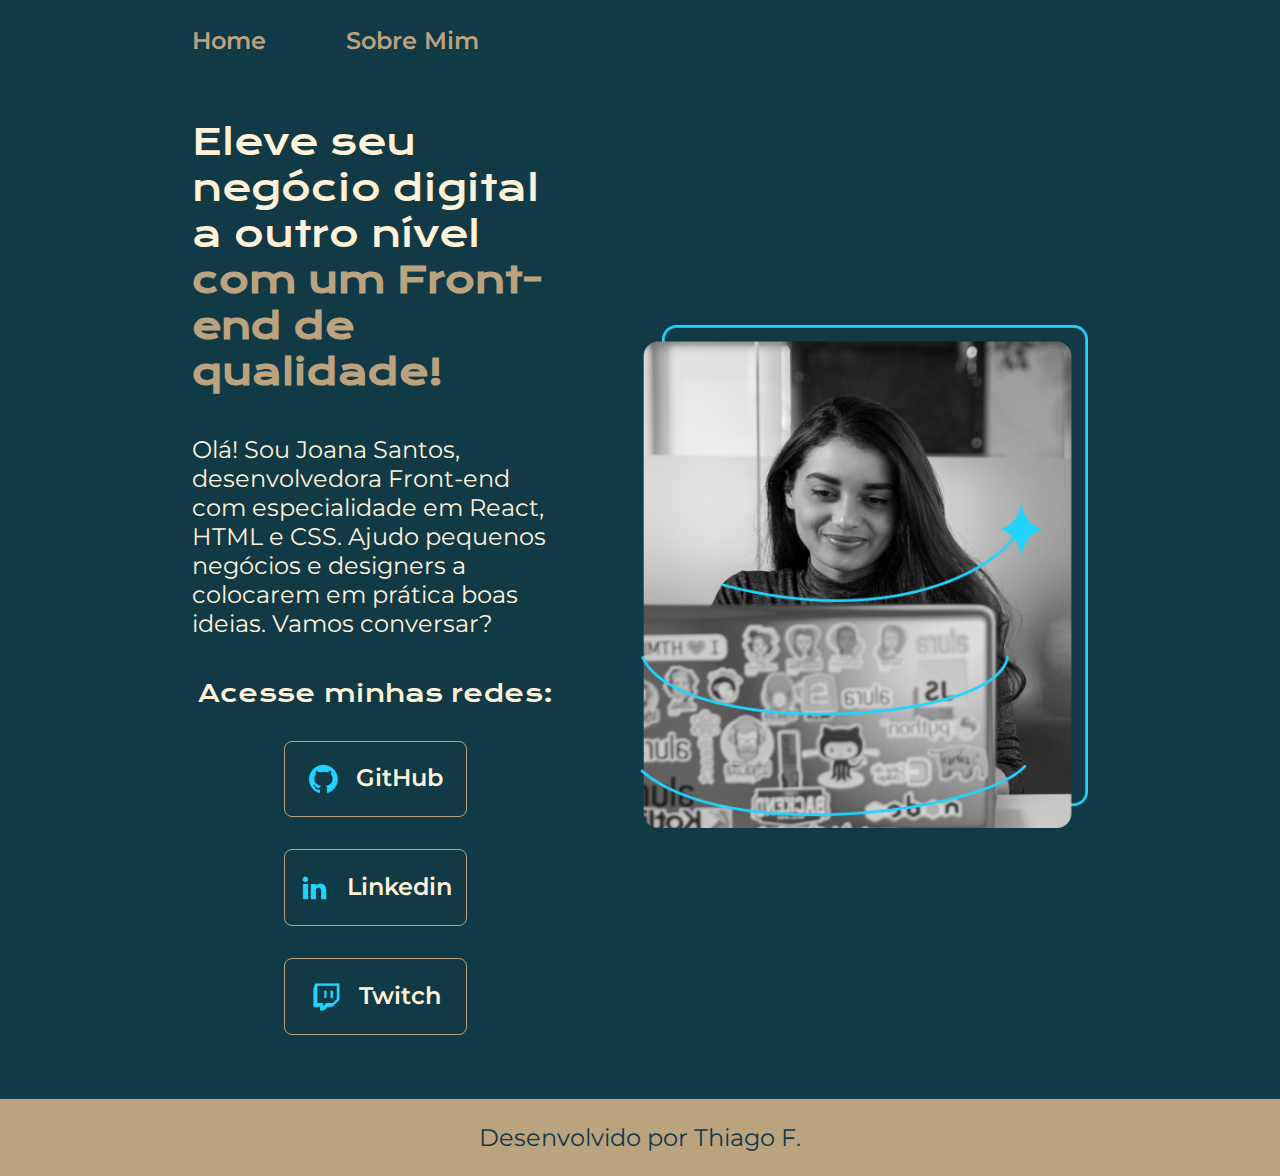
<file: index.html>
<!DOCTYPE html>
<html lang="pt-BR">

<head>
    <meta charset="UTF-8">
    <meta name="viewport" content="width=device-width, initial-scale=1.0">
    <title>Portfolio</title>
    <link rel="stylesheet" href="./styles/style.css">
</head>

<body>
    <header class="cabecalho">
        <nav class="cabecalho__menu">
            <a href="index.html" class="cabecalho__menu__link">Home</a>
            <a href="about.html" class="cabecalho__menu__link">Sobre Mim</a>
        </nav>
    </header>
    <main class="container">
        <section class="container__conteudo">
            <h1 class="container__conteudo__titulo">Eleve seu negócio digital a outro nível <strong
                    class="titulo-destaque">com um Front-end de qualidade!</strong></h1>
            <p class="container__conteudo__texto">Olá! Sou Joana Santos, desenvolvedora Front-end com especialidade em
                React, HTML e CSS.
                Ajudo pequenos negócios e designers a colocarem em prática boas ideias. Vamos conversar?</p>
            <div class="container__links">
                <h2 class="container__links__subtitulo">Acesse minhas redes:</h2>
                <a href="https://github.com" target="_blank" class="container__links__apresentacao">
                    <img src="./assets/github.png" alt="icone gitHub">
                    GitHub
                </a>
                <a href="https://linkedin.com" target="_blank" class="container__links__apresentacao">
                    <img src="./assets/linkedin.png" alt="icone linkedin">
                    Linkedin
                </a>
                <a href="https://twitch.tv" target="_blank" class="container__links__apresentacao">
                    <img src="./assets/twitch.png" alt="twitch icone">
                    Twitch
                </a>
            </div>
        </section>
        <img class="container__imagem" src="./assets/Imagem.png" alt="Foto Aluno">
    </main>

    <footer class="rodape">
            <p>Desenvolvido por Thiago F.</p>
    </footer>
</body>

</html>
</file>
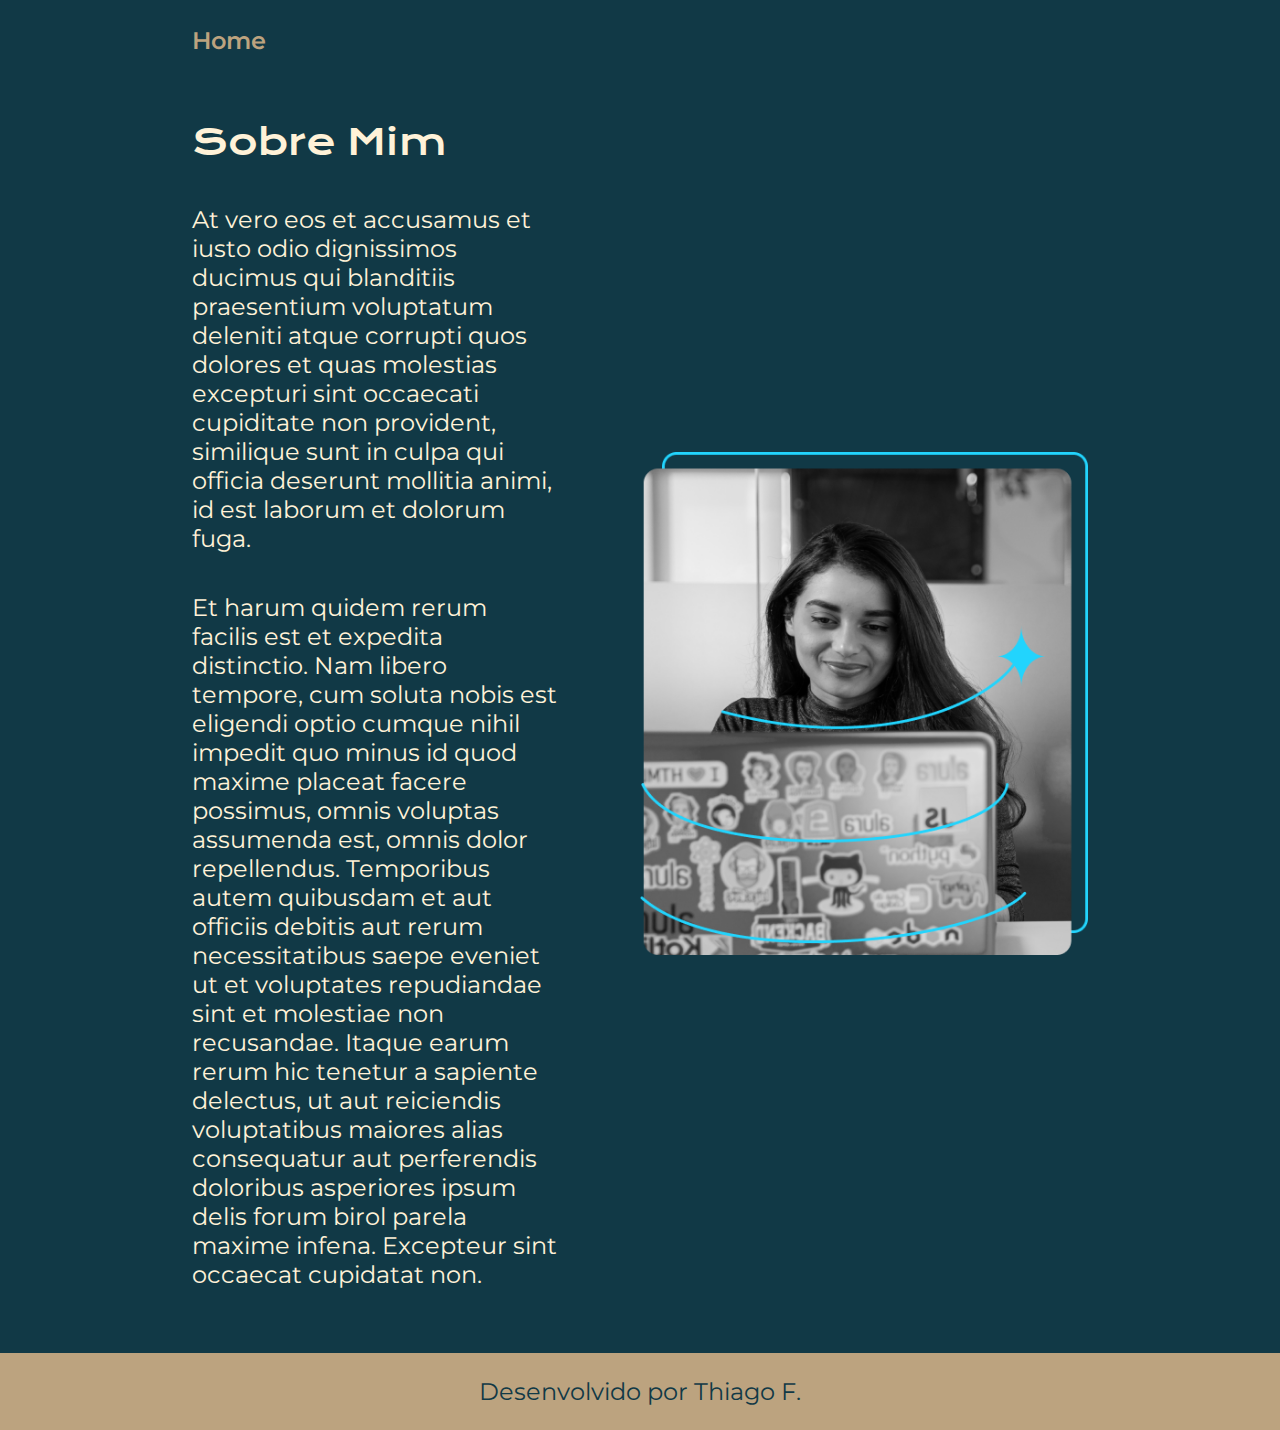
<file: about.html>
<!DOCTYPE html>
<html lang="pt-BR">

<head>
    <meta charset="UTF-8">
    <meta name="viewport" content="width=device-width, initial-scale=1.0">
    <title>Sobre Mim</title>
    <link rel="stylesheet" href="./styles/style.css">
</head>

<body>
    <header class="cabecalho">
        <nav class="cabecalho__menu">
            <a href="index.html" class="cabecalho__menu__link">Home</a>
        </nav>
    </header>
    <main class="container">
        <section class="container__conteudo">
            <h1 class="container__conteudo__titulo">Sobre Mim</h1>
            <p class="container__conteudo__texto">
                At vero eos et accusamus et iusto odio dignissimos ducimus qui blanditiis praesentium voluptatum deleniti
                atque corrupti quos dolores et quas molestias excepturi sint occaecati cupiditate non provident,
                similique sunt in culpa qui officia deserunt mollitia animi, id est laborum et dolorum fuga.
            </p>
            <p class="container__conteudo__texto">
                Et harum quidem rerum facilis est et expedita distinctio. Nam libero tempore, cum soluta nobis est
                eligendi optio cumque nihil impedit quo minus id quod maxime placeat facere possimus, omnis voluptas
                assumenda est, omnis dolor repellendus. Temporibus autem quibusdam et aut officiis debitis aut rerum
                necessitatibus saepe eveniet ut et voluptates repudiandae sint et molestiae non recusandae. Itaque earum
                rerum hic tenetur a sapiente delectus, ut aut reiciendis voluptatibus maiores alias consequatur aut
                perferendis doloribus asperiores ipsum delis forum birol parela maxime infena. Excepteur sint occaecat
                cupidatat non.
            </p>
        </section>
        <img class="container__imagem" src="./assets/Imagem.png" alt="Foto Aluno">
    </main>
    <footer class="rodape">
        <p>Desenvolvido por Thiago F.</p>
    </footer>

</body>

</html>
</file>
<file: styles/style.css>
@import url('https://fonts.googleapis.com/css2?family=Krona+One&family=Montserrat:wght@400;600&display=swap');

:root {
    --cor-primaria: #113946;
    --cor-secundaria: #FFF2D8;
    --cor-terciaria: #BCA37F;
    --cor-quartaria: #BCA37F;

    --fonte-principal: 'Krona One', sans-serif;
    --fonte-secundaria: 'Montserrat', sans-serif;
}

*{
    margin: 0;
    padding: 0;
    box-sizing: border-box;
}

body{
    background-color: var(--cor-primaria);
    color: var(--cor-secundaria);
}

.cabecalho{
    padding: 2% 0% 0% 15%;
}

.cabecalho__menu{
    display: flex;
    gap: 5rem;
}

.cabecalho__menu__link{
    color: var(--cor-terciaria);
    font-family: var(--fonte-secundaria);
    font-size: 1.5rem;
    font-weight: 600;
    text-decoration: none;
}

.container{
    padding: 5% 15%;
    display: flex;
    align-items: center;
    justify-content: space-between;
    gap: 82px;
}

.container__conteudo{
    width: 50%;
    display: flex;
    flex-direction: column;
    gap: 40px;
   
}

.container__conteudo__titulo{
 font-size: 2.25rem;
 font-family: var(--fonte-principal);
 font-weight: 400;
 
}

.container__conteudo__texto{
    font-size: 1.5rem;
    font-family: var(--fonte-secundaria);
}

.titulo-destaque{
    color: var(--cor-terciaria);
}

.container__links{
    display: flex;
    flex-direction: column;
    align-items: center;
    justify-content: space-between;
    gap: 2rem;
}

.container__links__subtitulo{
    font-family: var(--fonte-principal);
    font-size: 1.5rem;
    font-weight: 400;
}


.container__links__apresentacao{
    display: flex;
    justify-content: center;
    gap: 1rem;
    width: 50%;
    text-align: center;
    border: 0.12rem solid var(--cor-terciaria);
    border-radius: 0.5rem;
    font-size: 1.5rem;
    font-weight: 600;
    padding: 1.34rem 0;
    text-decoration: none;
    color: var(--cor-secundaria);
    font-family: var(--fonte-secundaria);
}

.container__links__apresentacao:hover{
    background-color: var(--cor-quartaria);
    
}

.container__imagem{
    width: 50%;
}

.rodape{
    padding: 24px;
    color: var(--cor-primaria);
    background-color: var(--cor-terciaria);
    text-align: center;
    font-family: var(--fonte-secundaria);
    font-size: 1.5rem;
    font-weight: 400;
}

@media(max-width: 1200px) {
    
    .cabecalho{
        padding: 10%;    
    }

    .cabecalho__menu{
        justify-content: center;
    }
    
    .container{
        flex-direction: column-reverse;
        padding: 5%;
    }
    
    .container__conteudo{
        width: auto;
    }
  
}
</file>
